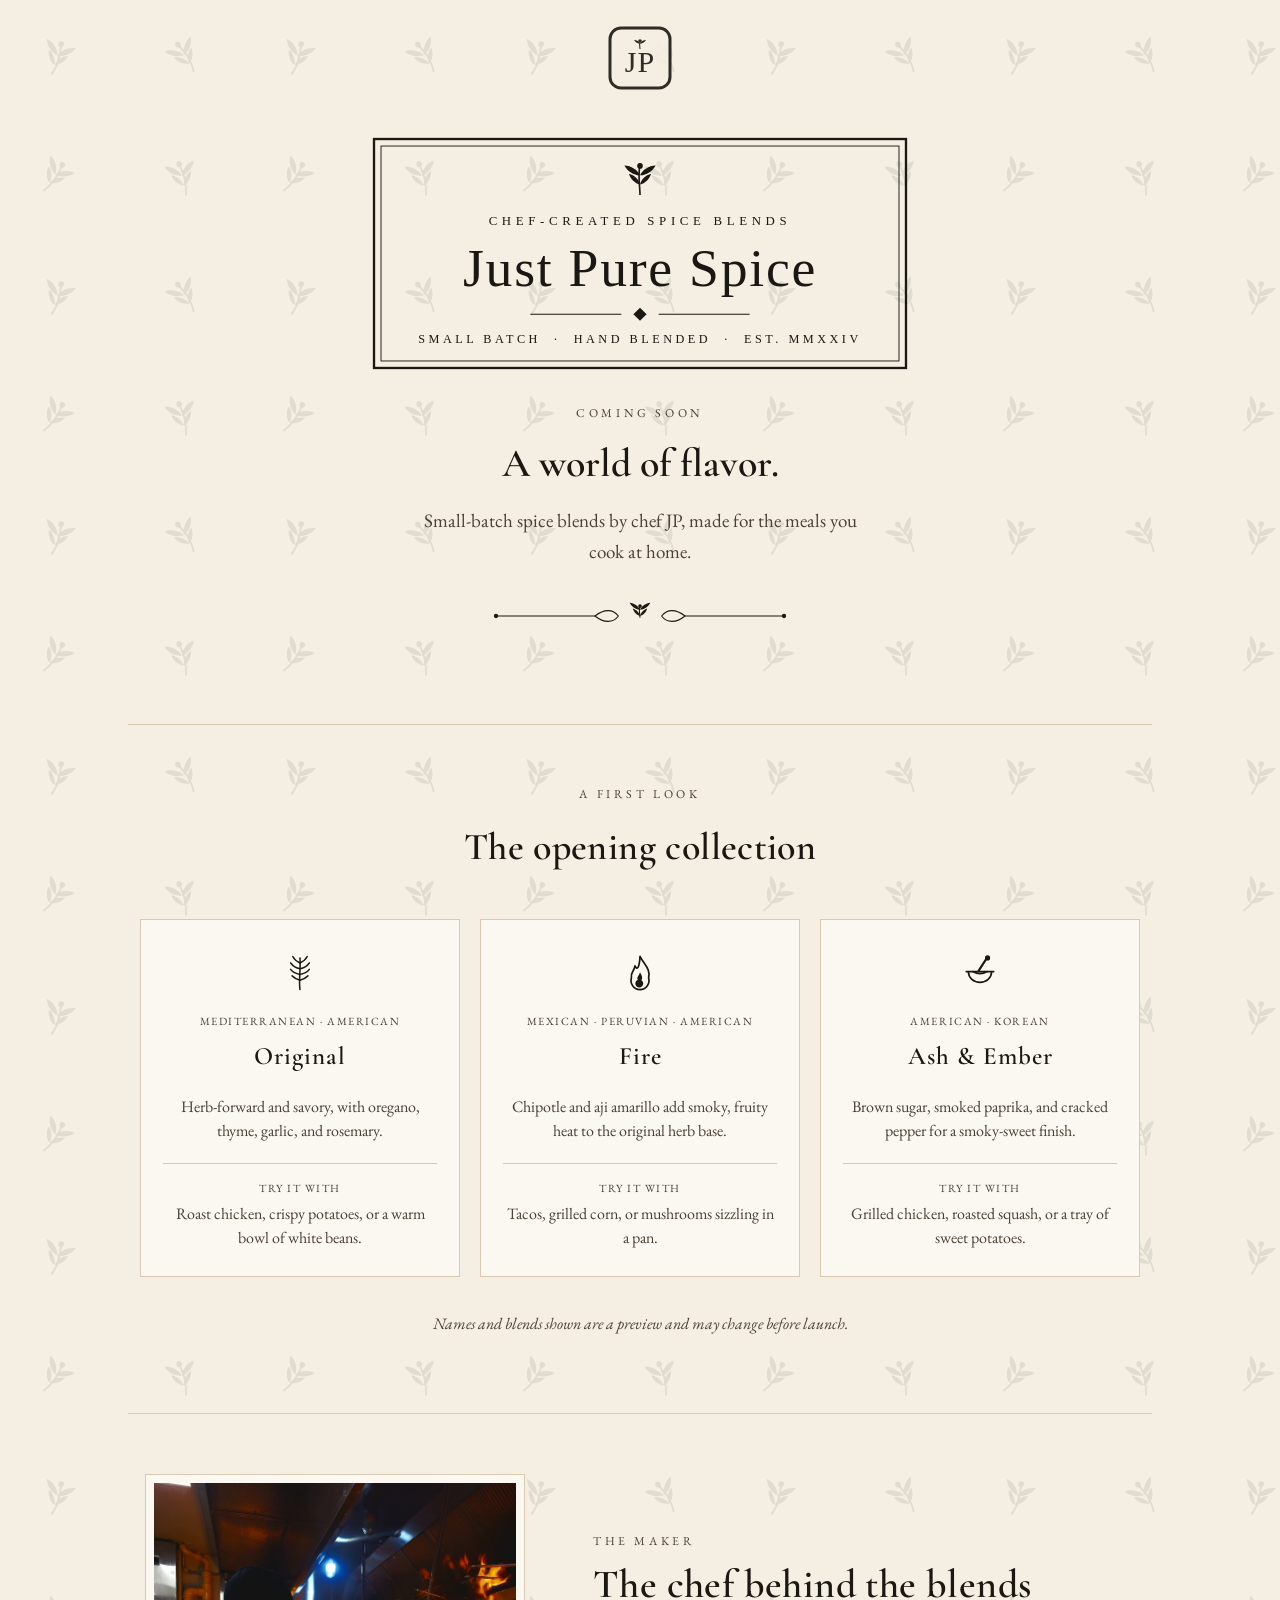
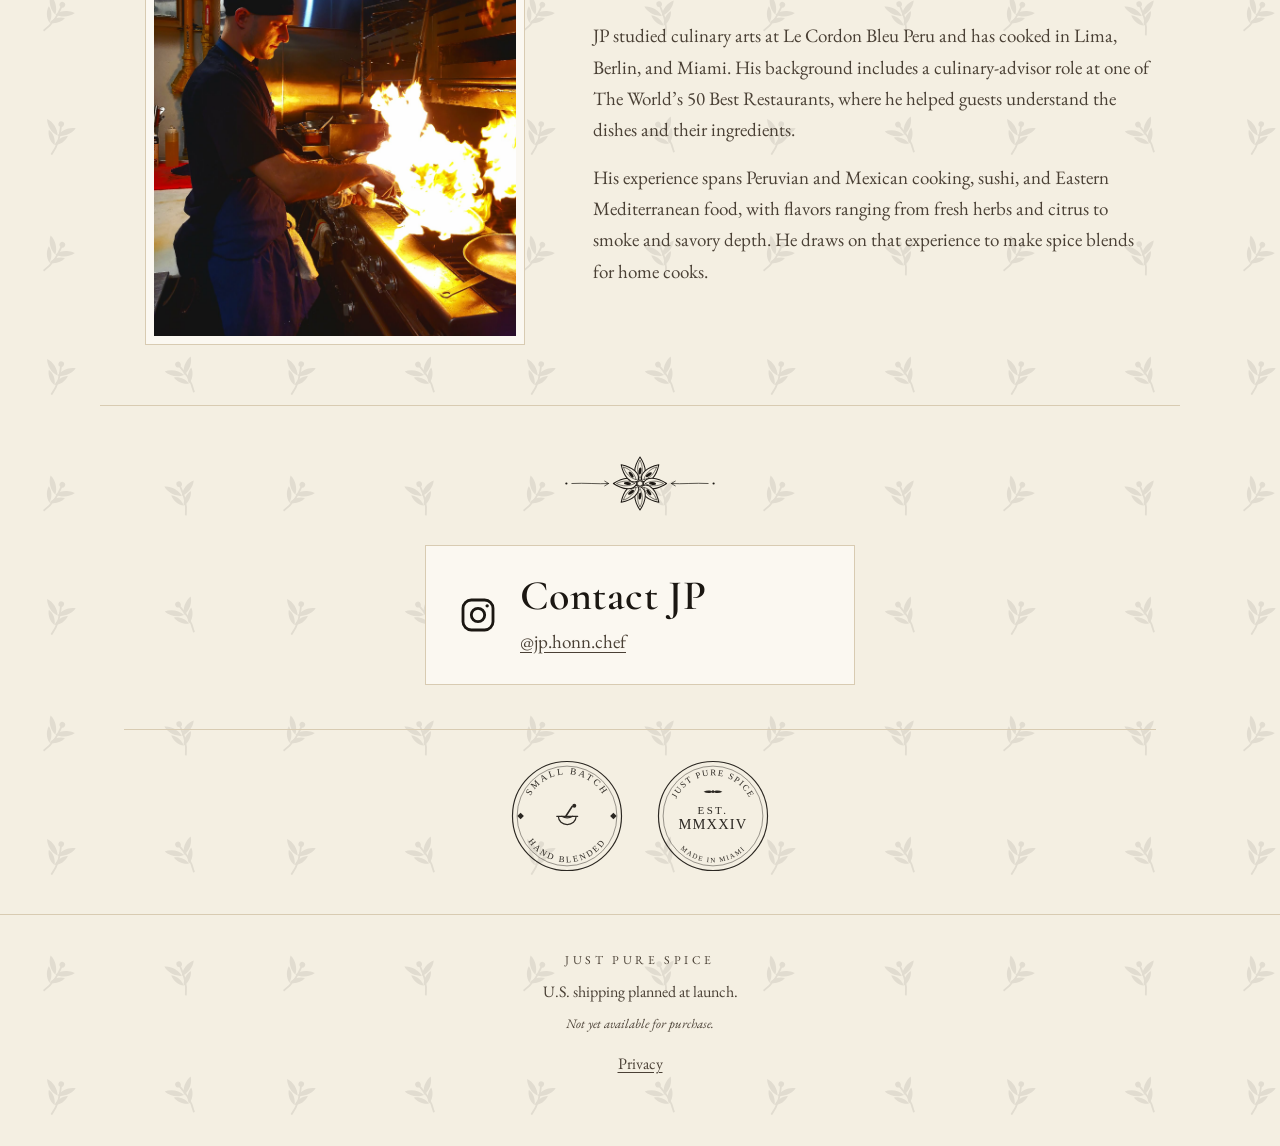
<file: index.html>
<!DOCTYPE html>
<html lang="en">
<head>
  <meta charset="utf-8">
  <meta name="viewport" content="width=device-width, initial-scale=1">
  <title>Just Pure Spice &middot; Coming Soon</title>
  <meta name="description" content="Meet Just Pure Spice, chef-created spice blends for home cooking. Preview the collection and contact JP on Instagram. Coming soon.">
  <meta name="robots" content="index, follow">
  <link rel="canonical" href="https://jpspice.com/">
  <link rel="icon" type="image/svg+xml" href="assets/img/logo/favicon.svg">

  <meta property="og:type" content="website">
  <meta property="og:title" content="Just Pure Spice &middot; Coming Soon">
  <meta property="og:description" content="Meet Just Pure Spice, chef-created spice blends for home cooking. Preview the collection and contact JP on Instagram. Coming soon.">
  <meta property="og:url" content="https://jpspice.com/">
  <meta property="og:image" content="https://jpspice.com/assets/img/logo/share-card.png">
  <meta property="og:image:type" content="image/png">
  <meta property="og:image:width" content="1200">
  <meta property="og:image:height" content="630">
  <meta property="og:image:alt" content="Just Pure Spice wordmark on an ivory background. Coming soon.">
  <meta name="twitter:card" content="summary_large_image">
  <meta name="twitter:image" content="https://jpspice.com/assets/img/logo/share-card.png">
  <meta name="twitter:image:alt" content="Just Pure Spice wordmark on an ivory background. Coming soon.">

  <link rel="stylesheet" href="assets/css/fonts.css">
  <link rel="stylesheet" href="assets/css/site.css">
</head>
<body>

  <header class="masthead">
    <img class="seal" src="assets/img/logo/favicon.svg" alt="" width="64" height="64">
  </header>

  <section class="hero wrap" aria-labelledby="site-title">
    <h1 id="site-title"><img class="wordmark" src="assets/img/logo/wordmark.svg" alt="Just Pure Spice" width="480" height="220"></h1>
    <span class="eyebrow">Coming Soon</span>
    <p class="tagline">A world of flavor.</p>
    <p class="lede">Small-batch spice blends by chef JP, made for the meals you cook at home.</p>
    <img class="divider" src="assets/img/ornaments/flourish-divider.svg" alt="">
  </section>

  <main class="wrap">

    <section class="section">
      <div class="section-head">
        <span class="eyebrow">A First Look</span>
        <h2>The opening collection</h2>
      </div>
      <div class="blend-grid">
        <article class="blend">
          <img src="assets/img/icons/herb-sprig.svg" alt="">
          <span class="eyebrow origin">Mediterranean &middot; American</span>
          <h3>Original</h3>
          <p>Herb-forward and savory, with oregano, thyme, garlic, and rosemary.</p>
          <p class="blend-use"><span class="eyebrow">Try it with</span>Roast chicken, crispy potatoes, or a warm bowl of white beans.</p>
        </article>
        <article class="blend">
          <img src="assets/img/icons/flame.svg" alt="">
          <span class="eyebrow origin">Mexican &middot; Peruvian &middot; American</span>
          <h3>Fire</h3>
          <p>Chipotle and aji amarillo add smoky, fruity heat to the original herb base.</p>
          <p class="blend-use"><span class="eyebrow">Try it with</span>Tacos, grilled corn, or mushrooms sizzling in a pan.</p>
        </article>
        <article class="blend">
          <img src="assets/img/icons/mortar-pestle.svg" alt="">
          <span class="eyebrow origin">American &middot; Korean</span>
          <h3>Ash &amp; Ember</h3>
          <p>Brown sugar, smoked paprika, and cracked pepper for a smoky-sweet finish.</p>
          <p class="blend-use"><span class="eyebrow">Try it with</span>Grilled chicken, roasted squash, or a tray of sweet potatoes.</p>
        </article>
      </div>
      <p class="collection-note">Names and blends shown are a preview and may change before launch.</p>
    </section>

    <section class="section maker-section">
      <div class="maker-grid">
        <figure class="jp-photo">
          <div class="photo-mat">
            <img src="assets/img/people/jp-cooking.jpg" alt="Chef JP cooking at a stove as flames rise from a pan." width="1536" height="2048" loading="lazy" decoding="async">
          </div>
        </figure>
        <div class="maker-body">
          <span class="eyebrow">The Maker</span>
          <h2>The chef behind the blends</h2>
          <p>JP studied culinary arts at Le Cordon Bleu Peru and has cooked in Lima, Berlin, and Miami. His background includes a culinary-advisor role at one of The World&rsquo;s 50 Best Restaurants, where he helped guests understand the dishes and their ingredients.</p>
          <p>His experience spans Peruvian and Mexican cooking, sushi, and Eastern Mediterranean food, with flavors ranging from fresh herbs and citrus to smoke and savory depth. He draws on that experience to make spice blends for home cooks.</p>
        </div>
      </div>
    </section>

  </main>

  <section class="closing wrap" aria-labelledby="contact-title">
    <img class="wreath" src="assets/img/ornaments/star-anise-divider.svg" alt="">
    <div class="contact-layout icon-contact">
      <a href="https://www.instagram.com/jp.honn.chef/" aria-label="Contact JP on Instagram: @jp.honn.chef">
        <svg viewBox="0 0 24 24" width="40" height="40" fill="none" stroke="currentColor" stroke-width="1.7" aria-hidden="true" focusable="false">
          <rect x="3" y="3" width="18" height="18" rx="5"/>
          <circle cx="12" cy="12" r="4"/>
          <circle cx="17.5" cy="6.5" r="1" fill="currentColor" stroke="none"/>
        </svg>
        <div>
          <h2 id="contact-title">Contact JP</h2>
          <span class="profile-handle">@jp.honn.chef</span>
        </div>
      </a>
    </div>
    <div class="stamps">
      <img src="assets/img/stamps/small-batch.svg" alt="Small batch, hand blended">
      <img src="assets/img/stamps/est.svg" alt="Established 2024">
    </div>
  </section>

  <footer>
    <span class="eyebrow">Just Pure Spice</span>
    <p class="ship-note">U.S. shipping planned at launch.</p>
    <div class="fine">Not yet available for purchase.</div>
    <a class="privacy-link" href="privacy.html">Privacy</a>
  </footer>

  <script type="module" src="assets/js/analytics.js"></script>
</body>
</html>
</file>
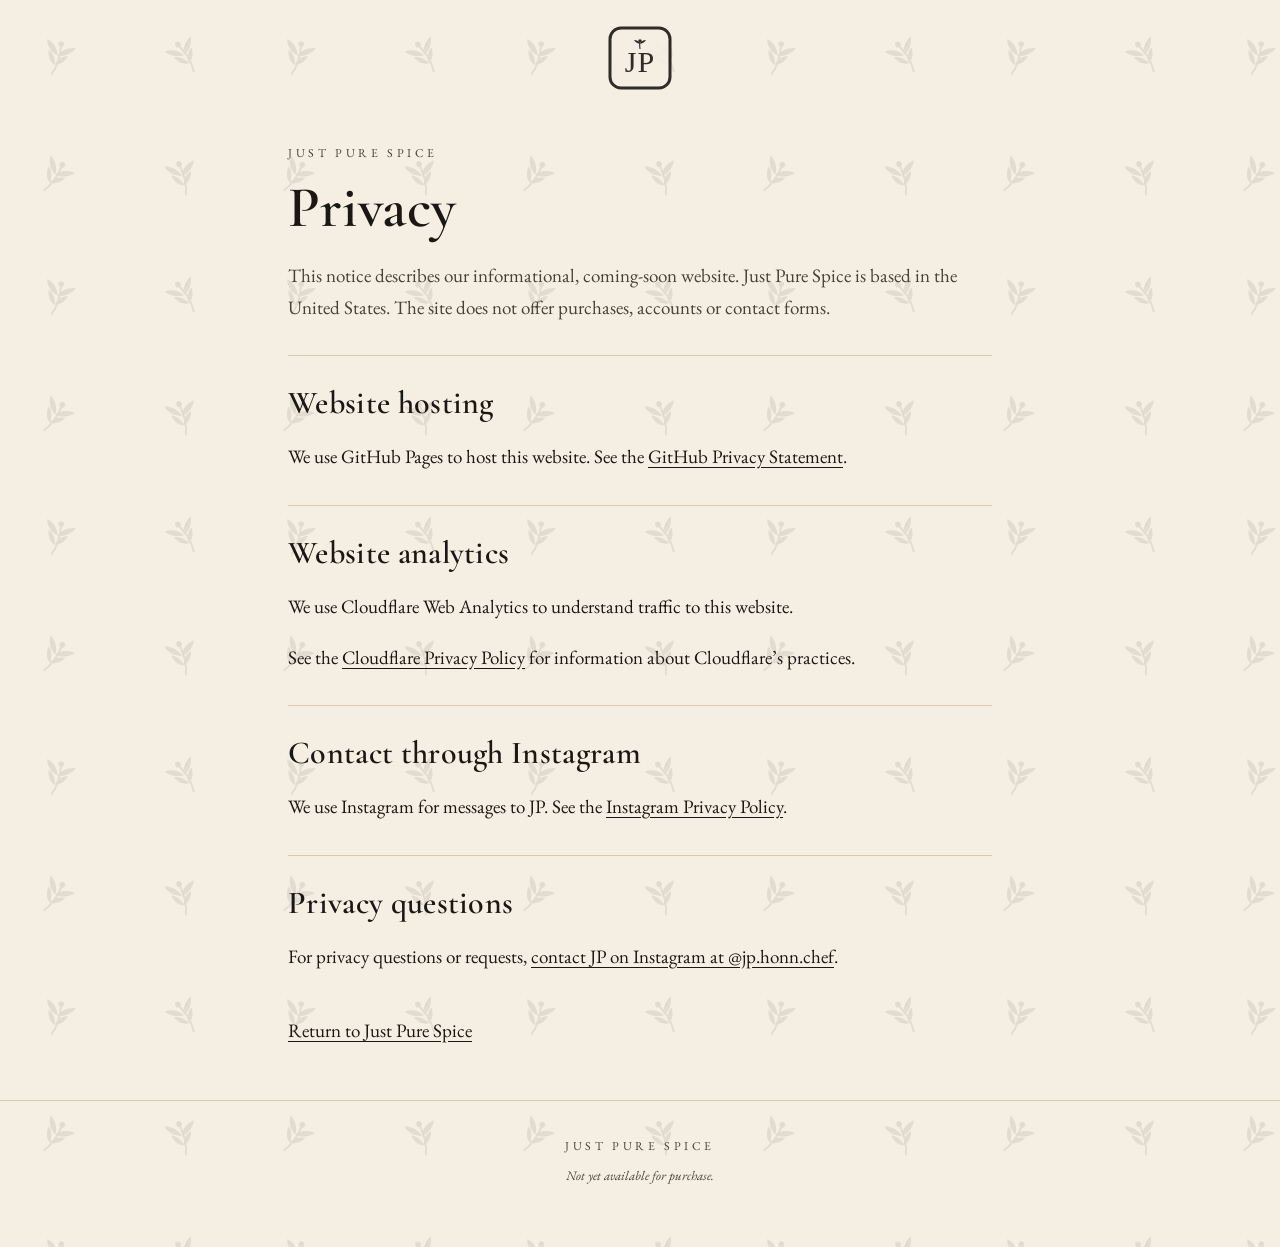
<file: privacy.html>
<!DOCTYPE html>
<html lang="en">
<head>
  <meta charset="utf-8">
  <meta name="viewport" content="width=device-width, initial-scale=1">
  <title>Privacy &middot; Just Pure Spice</title>
  <meta name="description" content="The services Just Pure Spice uses for its website, with links to their privacy statements.">
  <meta name="robots" content="noindex, follow">
  <link rel="canonical" href="https://jpspice.com/privacy.html">
  <link rel="icon" type="image/svg+xml" href="assets/img/logo/favicon.svg">
  <link rel="stylesheet" href="assets/css/fonts.css">
  <link rel="stylesheet" href="assets/css/site.css">
</head>
<body>
  <header class="masthead">
    <img class="seal" src="assets/img/logo/favicon.svg" alt="" width="64" height="64">
  </header>

  <main class="privacy wrap" aria-labelledby="privacy-title">
    <span class="eyebrow">Just Pure Spice</span>
    <h1 id="privacy-title">Privacy</h1>
    <p class="privacy-intro">This notice describes our informational, coming-soon website. Just Pure Spice is based in the United States. The site does not offer purchases, accounts or contact forms.</p>

    <section aria-labelledby="hosting-title">
      <h2 id="hosting-title">Website hosting</h2>
      <p>We use GitHub Pages to host this website. See the <a href="https://docs.github.com/en/site-policy/privacy-policies/github-general-privacy-statement">GitHub Privacy Statement</a>.</p>
    </section>

    <section aria-labelledby="analytics-title">
      <h2 id="analytics-title">Website analytics</h2>
      <p id="analytics-status">We use Cloudflare Web Analytics to understand traffic to this website.</p>
      <p>See the <a href="https://www.cloudflare.com/privacypolicy/">Cloudflare Privacy Policy</a> for information about Cloudflare&rsquo;s practices.</p>
    </section>

    <section aria-labelledby="contact-privacy-title">
      <h2 id="contact-privacy-title">Contact through Instagram</h2>
      <p>We use Instagram for messages to JP. See the <a href="https://privacycenter.instagram.com/policy/">Instagram Privacy Policy</a>.</p>
    </section>

    <section aria-labelledby="requests-title">
      <h2 id="requests-title">Privacy questions</h2>
      <p>For privacy questions or requests, <a href="https://www.instagram.com/jp.honn.chef/">contact JP on Instagram at @jp.honn.chef</a>.</p>
    </section>

    <p class="privacy-home"><a data-home-link href="https://jpspice.com/">Return to Just Pure Spice</a></p>
  </main>

  <footer>
    <span class="eyebrow">Just Pure Spice</span>
    <div class="fine">Not yet available for purchase.</div>
  </footer>
  <script type="module" src="assets/js/analytics.js"></script>
</body>
</html>
</file>
<file: assets/css/fonts.css>
/* Unmodified Google Fonts Latin WOFF2 files; family licenses are beside the fonts. */
@font-face {
  font-family: 'Cormorant Garamond';
  font-style: normal;
  font-weight: 500;
  font-display: swap;
  src: url('../fonts/cormorant-garamond/latin.woff2') format('woff2');
  unicode-range: U+0000-00FF, U+0131, U+0152-0153, U+02BB-02BC, U+02C6, U+02DA, U+02DC, U+0304, U+0308, U+0329, U+2000-206F, U+20AC, U+2122, U+2191, U+2193, U+2212, U+2215, U+FEFF, U+FFFD;
}

@font-face {
  font-family: 'Cormorant Garamond';
  font-style: normal;
  font-weight: 600;
  font-display: swap;
  src: url('../fonts/cormorant-garamond/latin.woff2') format('woff2');
  unicode-range: U+0000-00FF, U+0131, U+0152-0153, U+02BB-02BC, U+02C6, U+02DA, U+02DC, U+0304, U+0308, U+0329, U+2000-206F, U+20AC, U+2122, U+2191, U+2193, U+2212, U+2215, U+FEFF, U+FFFD;
}

@font-face {
  font-family: 'Cormorant Garamond';
  font-style: normal;
  font-weight: 700;
  font-display: swap;
  src: url('../fonts/cormorant-garamond/latin.woff2') format('woff2');
  unicode-range: U+0000-00FF, U+0131, U+0152-0153, U+02BB-02BC, U+02C6, U+02DA, U+02DC, U+0304, U+0308, U+0329, U+2000-206F, U+20AC, U+2122, U+2191, U+2193, U+2212, U+2215, U+FEFF, U+FFFD;
}

@font-face {
  font-family: 'EB Garamond';
  font-style: normal;
  font-weight: 400;
  font-display: swap;
  src: url('../fonts/eb-garamond/latin-regular.woff2') format('woff2');
  unicode-range: U+0000-00FF, U+0131, U+0152-0153, U+02BB-02BC, U+02C6, U+02DA, U+02DC, U+0304, U+0308, U+0329, U+2000-206F, U+20AC, U+2122, U+2191, U+2193, U+2212, U+2215, U+FEFF, U+FFFD;
}

@font-face {
  font-family: 'EB Garamond';
  font-style: normal;
  font-weight: 500;
  font-display: swap;
  src: url('../fonts/eb-garamond/latin-regular.woff2') format('woff2');
  unicode-range: U+0000-00FF, U+0131, U+0152-0153, U+02BB-02BC, U+02C6, U+02DA, U+02DC, U+0304, U+0308, U+0329, U+2000-206F, U+20AC, U+2122, U+2191, U+2193, U+2212, U+2215, U+FEFF, U+FFFD;
}

@font-face {
  font-family: 'EB Garamond';
  font-style: italic;
  font-weight: 400;
  font-display: swap;
  src: url('../fonts/eb-garamond/latin-italic.woff2') format('woff2');
  unicode-range: U+0000-00FF, U+0131, U+0152-0153, U+02BB-02BC, U+02C6, U+02DA, U+02DC, U+0304, U+0308, U+0329, U+2000-206F, U+20AC, U+2122, U+2191, U+2193, U+2212, U+2215, U+FEFF, U+FFFD;
}
</file>
<file: assets/css/site.css>
/* Just Pure Spice — placeholder landing
   Apothecary style: black ink on warm ivory, accents used sparingly.
   Self-contained tokens so index.html only needs this stylesheet. */

:root {
  --ivory:        #f4efe2;
  --ivory-light:  #fbf8f1;
  --paper:        #ece2cf;
  --ink:          #1b1712;
  --ink-soft:     #4a4035;
  --line:         #d8cbb2;

  --accent-olive: #5b5e3f;
  --accent-terra: #9c5b3b;

  --serif-display: 'Cormorant Garamond', Georgia, 'Times New Roman', serif;
  --serif-body:    'EB Garamond', Georgia, 'Times New Roman', serif;

  --eyebrow-tracking: 0.3em;
  --maxw: 1080px;
}

* { box-sizing: border-box; }
html { scroll-behavior: smooth; }
img, svg { max-width: 100%; }

body {
  margin: 0;
  background-color: var(--ivory);
  background-image: url(../img/ornaments/pattern-sprig.svg);
  background-size: 240px;
  color: var(--ink);
  font-family: var(--serif-body);
  font-size: 19px;
  line-height: 1.65;
  -webkit-font-smoothing: antialiased;
  text-rendering: optimizeLegibility;
}

.wrap { max-width: var(--maxw); margin: 0 auto; padding: 0 28px; }

.eyebrow {
  text-transform: uppercase;
  letter-spacing: var(--eyebrow-tracking);
  font-size: 12px;
  color: var(--ink-soft);
}
.eyebrow .dot { color: var(--accent-terra); }

h1, h2, h3 { font-family: var(--serif-display); font-weight: 600; letter-spacing: 0.01em; margin: 0; }

a { color: inherit; }

/* ---------- Masthead ---------- */
.masthead { text-align: center; padding: 26px 0 0; }
.masthead .seal { width: 64px; height: 64px; opacity: 0.9; }

/* ---------- Hero ---------- */
.hero { text-align: center; padding: 26px 28px 60px; }
.hero .wordmark { width: min(560px, 90%); height: auto; display: block; margin: 0 auto; }
.hero .eyebrow { display: block; margin: 22px 0 0; }
.hero .tagline {
  font-family: var(--serif-display);
  font-size: clamp(26px, 4.4vw, 40px);
  line-height: 1.18;
  margin: 16px auto 0;
  max-width: 18ch;
  font-weight: 600;
}
.hero .lede { max-width: 50ch; margin: 18px auto 0; color: var(--ink-soft); }

.divider { display: block; width: 360px; max-width: 72%; height: auto; margin: 30px auto; }

/* ---------- Section scaffolding ---------- */
.section { padding: 60px 0; border-top: 1px solid var(--line); }
.section-head { text-align: center; margin-bottom: 40px; }
.section-head .eyebrow { display: block; margin-bottom: 12px; }
.section-head h2 { font-size: clamp(28px, 4vw, 38px); }
.section-head p { color: var(--ink-soft); max-width: 52ch; margin: 12px auto 0; }

/* ---------- Maker ---------- */
.maker-grid {
  display: grid;
  grid-template-columns: minmax(0, 0.85fr) minmax(0, 1.15fr);
  gap: 52px;
  align-items: center;
}
.jp-photo { margin: 0; min-width: 0; }
.maker-grid .jp-photo { max-width: 380px; width: 100%; justify-self: center; }
.photo-mat { padding: 8px; background: var(--ivory-light); border: 1px solid var(--line); }
.jp-photo img { display: block; width: 100%; height: auto; aspect-ratio: 4 / 5; object-fit: cover; object-position: 50% 48%; }
.maker-body .eyebrow { display: block; margin-bottom: 10px; }
.maker-body h2 { font-size: clamp(28px, 3.6vw, 40px); line-height: 1.1; margin-bottom: 14px; }
.maker-body p { margin: 0; color: var(--ink-soft); }
.maker-body p + p { margin-top: 16px; }
.cuisines {
  margin-top: 22px; padding-top: 18px; border-top: 1px solid var(--line);
  display: flex; flex-wrap: wrap; gap: 8px 0; align-items: center;
  font-family: var(--serif-display); font-size: 19px; letter-spacing: 0.04em;
}
.cuisines span { white-space: nowrap; }
.cuisines .sep { color: var(--accent-olive); margin: 0 14px; }

/* ---------- Collection ---------- */
.blend-grid {
  display: flex;
  flex-wrap: wrap;
  justify-content: center;
  gap: 20px;
}
.blend {
  flex: 1 1 280px;
  max-width: 320px;
  background: var(--ivory-light);
  border: 1px solid var(--line);
  padding: 30px 22px 26px;
  text-align: center;
  transition: border-color 160ms ease, transform 160ms ease;
}
.blend:hover { border-color: var(--ink); transform: translateY(-3px); }
.blend img { width: 46px; height: 46px; display: block; margin: 0 auto 16px; }
.blend .origin { display: block; margin-bottom: 6px; font-size: 11px; letter-spacing: 0.14em; }
.blend h3 {
  font-size: 25px; letter-spacing: 0.04em; display: inline-block;
  padding-bottom: 4px; border-bottom: 1.5px solid transparent;
}
.blend:hover h3 { border-bottom-color: var(--accent-olive); }
.blend p { margin: 12px 0 0; font-size: 16px; line-height: 1.5; color: var(--ink-soft); }
.blend .blend-use { margin-top: 20px; padding-top: 16px; border-top: 1px solid var(--line); }
.blend-use .eyebrow { display: block; margin-bottom: 6px; font-size: 11px; letter-spacing: 0.14em; }
.collection-note { text-align: center; margin-top: 34px; font-style: italic; color: var(--ink-soft); font-size: 16px; }

/* ---------- Closing ---------- */
.closing { text-align: center; padding: 40px 24px; border-top: 1px solid var(--line); }
.closing .wreath { width: 188px; height: auto; display: block; margin: 0 auto 24px; }
.closing h2 { font-size: clamp(32px, 5vw, 46px); line-height: 1.15; letter-spacing: 0.01em; }
.closing .stamps { margin-top: 44px; padding-top: 28px; border-top: 1px solid var(--line); }
.contact-layout { max-width: 740px; margin: 0 auto; }
.contact-layout a {
  display: inline-flex; align-items: center; justify-content: center; gap: 12px;
  min-height: 48px; color: var(--ink); text-underline-offset: 0.2em;
}
.contact-layout a svg { width: 26px; height: 26px; flex-shrink: 0; }
.contact-layout a:focus-visible { outline: 2px solid var(--ink); outline-offset: 5px; }
.contact-layout a:hover { background: var(--paper); }
.icon-contact { max-width: 430px; }
.icon-contact a {
  width: 100%; justify-content: flex-start; padding: 26px 32px; gap: 22px;
  text-align: left; text-decoration: none; border: 1px solid var(--line); background: var(--ivory-light);
}
.icon-contact a svg { width: 40px; height: 40px; }
.icon-contact h2 { font-size: clamp(30px, 5vw, 42px); }
.icon-contact .profile-handle {
  display: block; color: var(--ink-soft); margin-top: 6px;
  text-decoration: underline; text-underline-offset: 0.2em;
}
.stamps { display: flex; gap: 30px; justify-content: center; align-items: center; margin-top: 30px; }
.stamps img { width: 116px; height: 116px; opacity: 0.92; }

/* ---------- Footer ---------- */
footer { text-align: center; padding: 36px 0 60px; color: var(--ink-soft); font-size: 13px; border-top: 1px solid var(--line); }
footer .eyebrow { display: block; margin-bottom: 8px; }
footer .ship-note { margin: 8px 0; font-size: 16px; }
footer .fine { font-style: italic; }
.privacy-link {
  display: inline-flex; align-items: center; min-height: 44px; margin-top: 8px;
  padding: 6px 12px; font-size: 16px; text-underline-offset: 0.2em;
}
.privacy-link:focus-visible, .privacy a:focus-visible { outline: 2px solid var(--ink); outline-offset: 4px; }
.privacy-link:hover, .privacy a:hover { background: var(--paper); }

.privacy { max-width: 760px; padding-top: 36px; padding-bottom: 48px; overflow-wrap: anywhere; }
.privacy h1 { font-size: clamp(40px, 7vw, 58px); line-height: 1.15; margin-top: 8px; }
.privacy-intro { color: var(--ink-soft); }
.privacy section { margin-top: 32px; padding-top: 28px; border-top: 1px solid var(--line); }
.privacy h2 { font-size: clamp(26px, 4vw, 32px); line-height: 1.2; }
.privacy a { text-underline-offset: 0.2em; }
.privacy-home { margin: 36px 0 0; }
.privacy-home a { display: inline-flex; align-items: center; min-height: 44px; }

/* ---------- Responsive ---------- */
@media (max-width: 720px) {
  body { font-size: 18px; }
  .hero .eyebrow { letter-spacing: 0.16em; font-size: 11px; }
  .maker-grid { grid-template-columns: minmax(0, 1fr); gap: 30px; }
  .maker-body { text-align: center; }
  .cuisines { justify-content: center; }
  .cuisines .sep { margin: 0 9px; }
  .section { padding: 48px 0; }
}

@media (max-width: 600px) {
  .closing { padding: 32px 20px; }
  .icon-contact a { padding: 24px 16px; gap: 14px; }
  .icon-contact a svg { width: 32px; height: 32px; }
}

@media (prefers-reduced-motion: reduce) {
  html { scroll-behavior: auto; }
  .blend { transition: none; }
  .blend:hover { transform: none; }
}
</file>
